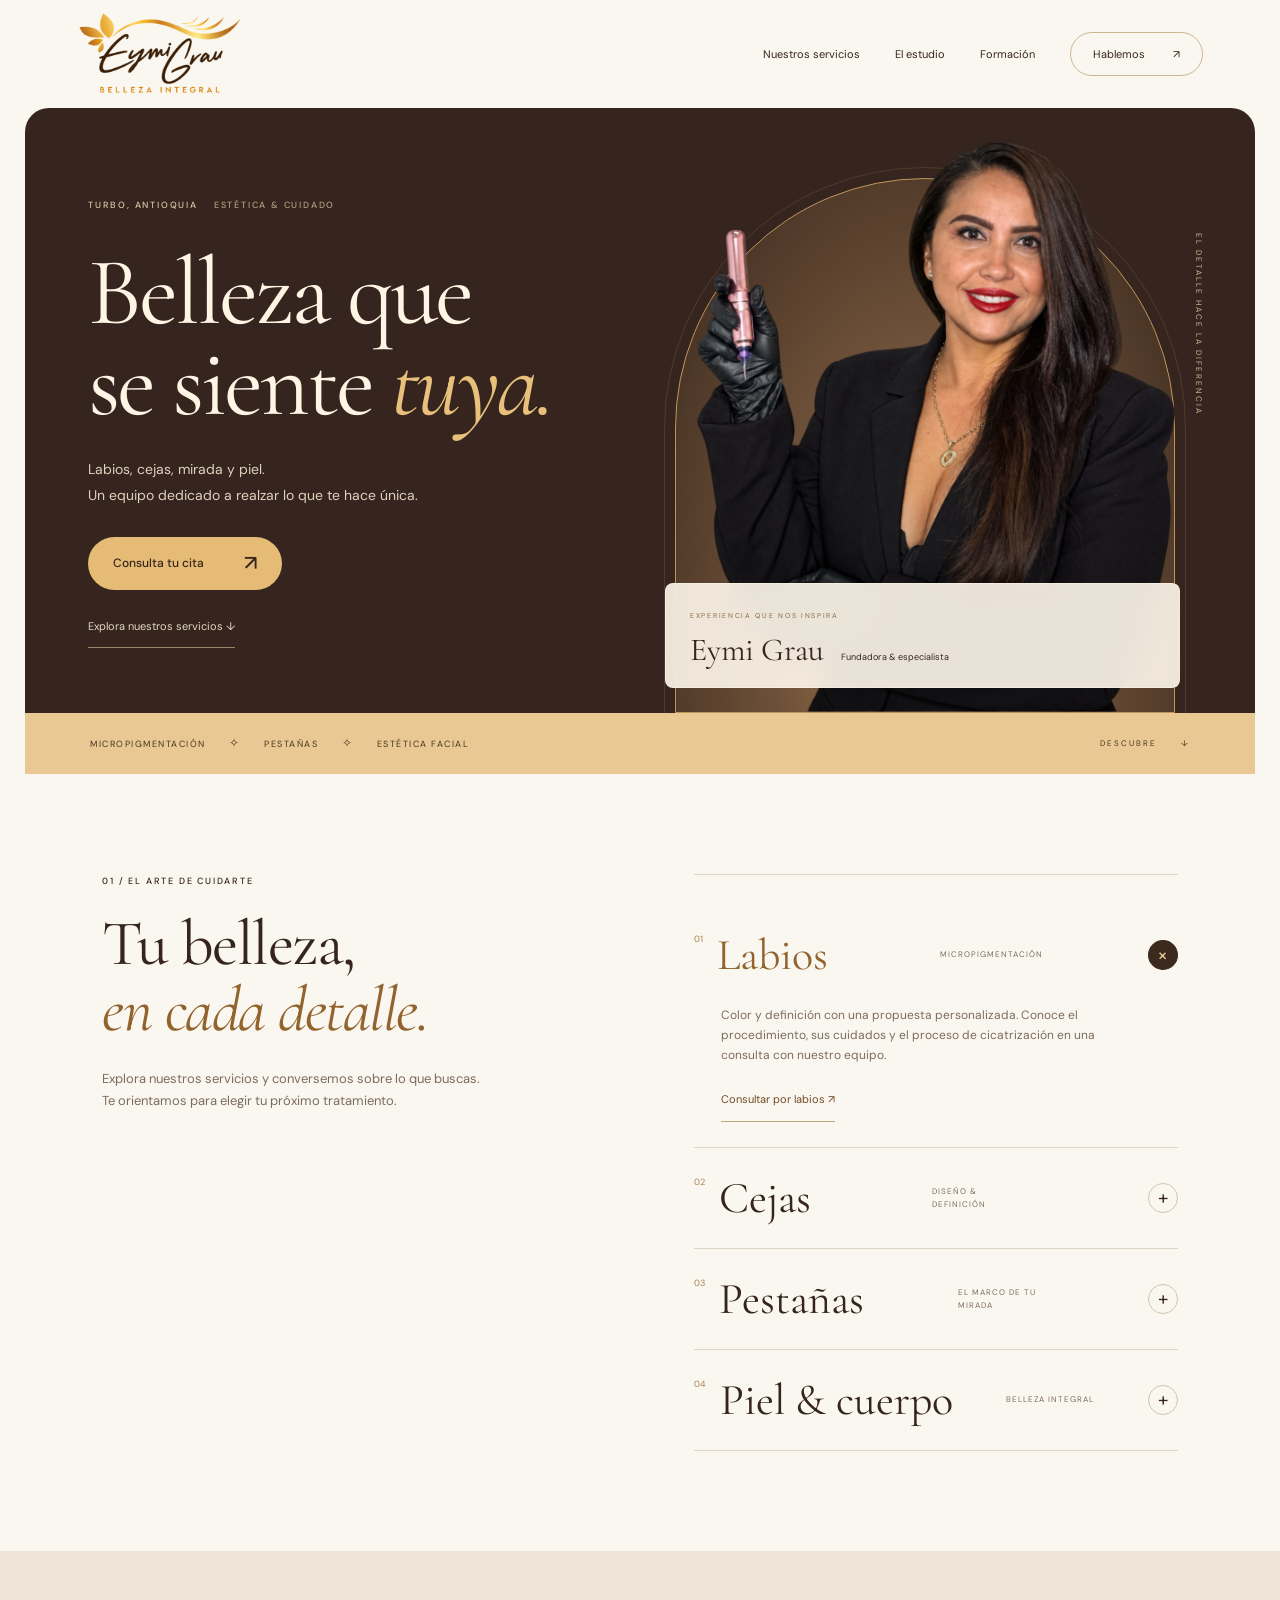
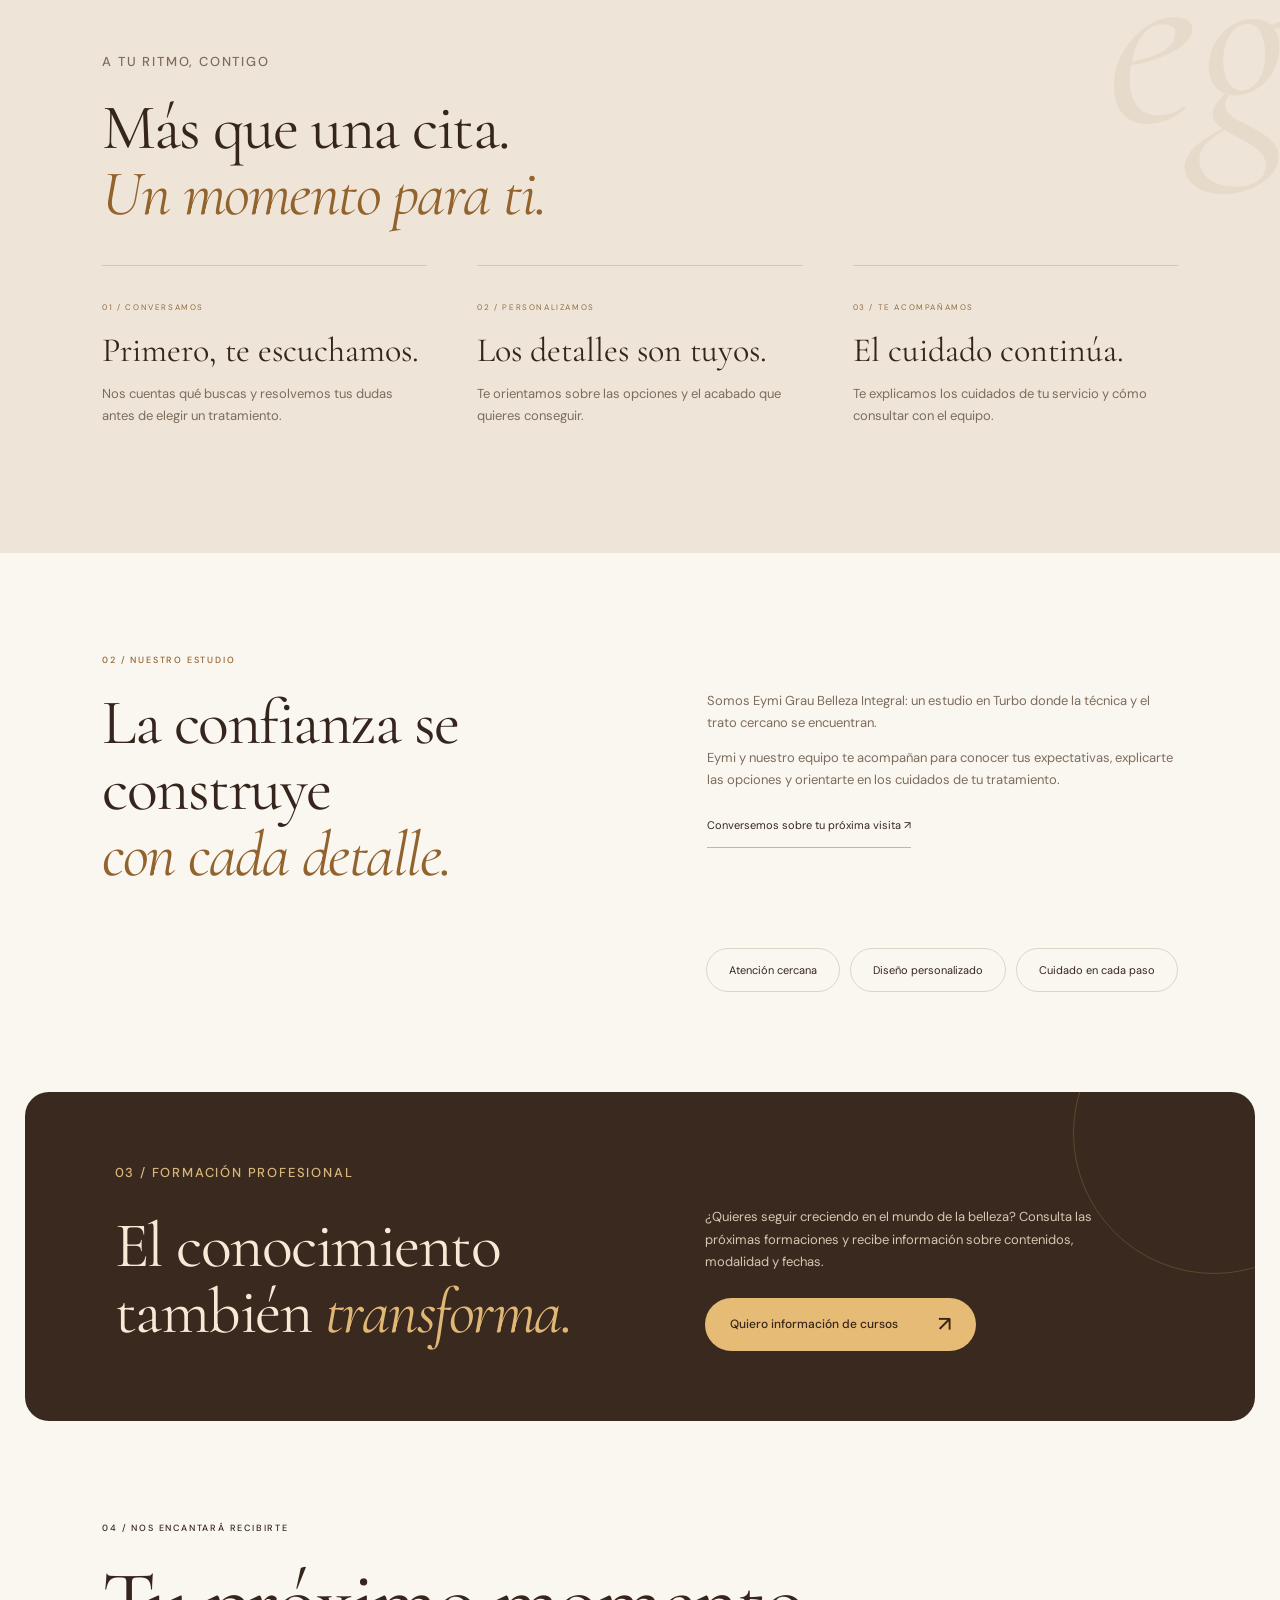
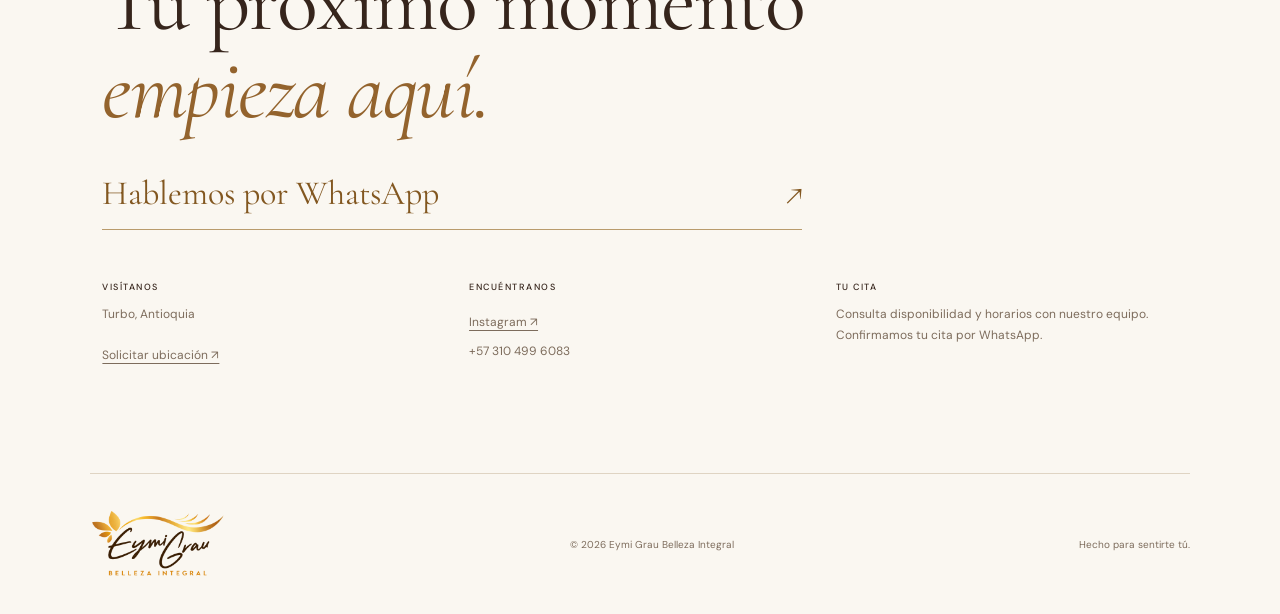
<file: index.html>
<!doctype html>
<html lang="es">
<head>
<meta charset="utf-8"><meta name="viewport" content="width=device-width,initial-scale=1">
<meta name="theme-color" content="#fbfaf7">
<title>Eymi Grau Belleza Integral · Turbo</title>
<meta name="description" content="Conoce nuestros servicios de micropigmentación de labios y cejas, pestañas y belleza integral en Turbo, Antioquia. Consulta tu cita por WhatsApp.">
<link rel="stylesheet" href="styles.css">
</head>
<body>
<header class="header"><a class="brand" href="#inicio" aria-label="Eymi Grau Belleza Integral, inicio"><img src="assets/logo-eymi-hd.png" alt="Eymi Grau Belleza Integral" width="210" height="109"></a><button class="menu-toggle" aria-expanded="false" aria-controls="navigation">Menú <span>☰</span></button><nav id="navigation" aria-label="Navegación principal"><a href="#servicios">Nuestros servicios</a><a href="#estudio">El estudio</a><a href="#formacion">Formación</a><a class="nav-appointment" data-wa="una cita" href="https://wa.me/573104996083">Hablemos <span>↗</span></a></nav></header>
<main>
<section class="hero" id="inicio" aria-labelledby="hero-title">
<div class="hero-copy"><p class="eyebrow">TURBO, ANTIOQUIA <span>ESTÉTICA & CUIDADO</span></p><h1 id="hero-title">Belleza que<br>se siente <em>tuya.</em></h1><p class="intro">Labios, cejas, mirada y piel.<br>Un equipo dedicado a realzar lo que te hace única.</p><a class="button" data-wa="una valoración" href="https://wa.me/573104996083">Consulta tu cita <span>↗</span></a><a class="text-link" href="#servicios">Explora nuestros servicios <span>↓</span></a></div>
<div class="portrait-stage"><span class="portrait-arch" aria-hidden="true"></span><span class="portrait-label">EL DETALLE HACE LA DIFERENCIA</span><img class="portrait" src="assets/eymi-recorte-v2.png" alt="Eymi Grau, fundadora del estudio, vestida de negro y sosteniendo una herramienta de micropigmentación" fetchpriority="high"><div class="portrait-caption"><span>EXPERIENCIA QUE NOS INSPIRA</span><p>Eymi Grau <i>Fundadora & especialista</i></p></div></div>
<div class="hero-bottom"><span>MICROPIGMENTACIÓN <b>✧</b> PESTAÑAS <b>✧</b> ESTÉTICA FACIAL</span><a href="#servicios" aria-label="Descubrir servicios">DESCUBRE <span>↓</span></a></div>
</section>
<section class="services section" id="servicios"><div class="section-heading"><p class="eyebrow">01 / EL ARTE DE CUIDARTE</p><h2>Tu belleza,<br><em>en cada detalle.</em></h2><p>Explora nuestros servicios y conversemos sobre lo que buscas. Te orientamos para elegir tu próximo tratamiento.</p></div><div class="service-list">
<details open><summary><span class="number">01</span><span>Labios</span><small>MICROPIGMENTACIÓN</small><span class="plus">+</span></summary><div class="service-body"><p>Color y definición con una propuesta personalizada. Conoce el procedimiento, sus cuidados y el proceso de cicatrización en una consulta con nuestro equipo.</p><a data-wa="micropigmentación de labios" href="https://wa.me/573104996083">Consultar por labios ↗</a></div></details>
<details><summary><span class="number">02</span><span>Cejas</span><small>DISEÑO & DEFINICIÓN</small><span class="plus">+</span></summary><div class="service-body"><p>Micropigmentación, henna y diseño de cejas. Consulta las opciones disponibles y encuentra junto al equipo la que acompaña tus facciones.</p><a data-wa="los servicios de cejas" href="https://wa.me/573104996083">Consultar por cejas ↗</a></div></details>
<details><summary><span class="number">03</span><span>Pestañas</span><small>EL MARCO DE TU MIRADA</small><span class="plus">+</span></summary><div class="service-body"><p>Desde efectos naturales e híbridos hasta volumen ruso. Cuéntanos qué acabado buscas y consulta por aplicación, mantenimiento o retiro.</p><a data-wa="extensiones de pestañas" href="https://wa.me/573104996083">Consultar por pestañas ↗</a></div></details>
<details><summary><span class="number">04</span><span>Piel & cuerpo</span><small>BELLEZA INTEGRAL</small><span class="plus">+</span></summary><div class="service-body"><p>Un momento dedicado a tu cuidado. Escríbenos para conocer los servicios faciales y corporales disponibles y recibir orientación personalizada.</p><a data-wa="los servicios faciales y corporales" href="https://wa.me/573104996083">Conocer opciones ↗</a></div></details>
</div></section>
<section class="ritual section"><p class="eyebrow">A TU RITMO, CONTIGO</p><h2>Más que una cita.<br><em>Un momento para ti.</em></h2><div class="ritual-steps"><article><span>01 / CONVERSAMOS</span><h3>Primero, te escuchamos.</h3><p>Nos cuentas qué buscas y resolvemos tus dudas antes de elegir un tratamiento.</p></article><article><span>02 / PERSONALIZAMOS</span><h3>Los detalles son tuyos.</h3><p>Te orientamos sobre las opciones y el acabado que quieres conseguir.</p></article><article><span>03 / TE ACOMPAÑAMOS</span><h3>El cuidado continúa.</h3><p>Te explicamos los cuidados de tu servicio y cómo consultar con el equipo.</p></article></div></section><section class="studio section" id="estudio"><p class="eyebrow">02 / NUESTRO ESTUDIO</p><div class="studio-content"><h2>La confianza se construye<br><em>con cada detalle.</em></h2><div><p>Somos Eymi Grau Belleza Integral: un estudio en Turbo donde la técnica y el trato cercano se encuentran.</p><p>Eymi y nuestro equipo te acompañan para conocer tus expectativas, explicarte las opciones y orientarte en los cuidados de tu tratamiento.</p><a class="text-link" data-wa="una visita al estudio" href="https://wa.me/573104996083">Conversemos sobre tu próxima visita ↗</a></div></div><div class="studio-values"><span>Atención cercana</span><span>Diseño personalizado</span><span>Cuidado en cada paso</span></div></section>
<section class="formation section" id="formacion"><p class="eyebrow">03 / FORMACIÓN PROFESIONAL</p><div><h2>El conocimiento<br>también <em>transforma.</em></h2><div><p>¿Quieres seguir creciendo en el mundo de la belleza? Consulta las próximas formaciones y recibe información sobre contenidos, modalidad y fechas.</p><a class="button light" data-wa="los próximos cursos y formaciones" href="https://wa.me/573104996083">Quiero información de cursos <span>↗</span></a></div></div></section>
<section class="contact section" id="contacto"><p class="eyebrow">04 / NOS ENCANTARÁ RECIBIRTE</p><h2>Tu próximo momento<br><em>empieza aquí.</em></h2><a class="contact-link" data-wa="una cita" href="https://wa.me/573104996083">Hablemos por WhatsApp <span>↗</span></a><div class="contact-grid"><div><h3>VISÍTANOS</h3><p>Turbo, Antioquia</p><a data-wa="la ubicación exacta del estudio" href="https://wa.me/573104996083">Solicitar ubicación ↗</a></div><div><h3>ENCUÉNTRANOS</h3><a href="https://www.instagram.com/eymigraubellezaintegral/" target="_blank" rel="noopener noreferrer">Instagram ↗</a><p>+57 310 499 6083</p></div><div><h3>TU CITA</h3><p>Consulta disponibilidad y horarios con nuestro equipo. Confirmamos tu cita por WhatsApp.</p></div></div></section>
</main><a class="mobile-booking" data-wa="una cita" href="https://wa.me/573104996083"><span>Tu momento, a un mensaje</span><strong>Consultar cita ↗</strong></a><footer><a class="brand" href="#inicio"><img src="assets/logo-eymi-hd.png" alt="Eymi Grau Belleza Integral" width="210" height="109"></a><p>© 2026 Eymi Grau Belleza Integral</p><span>Hecho para sentirte tú.</span></footer><script src="app.js"></script>
</body></html>
</file>
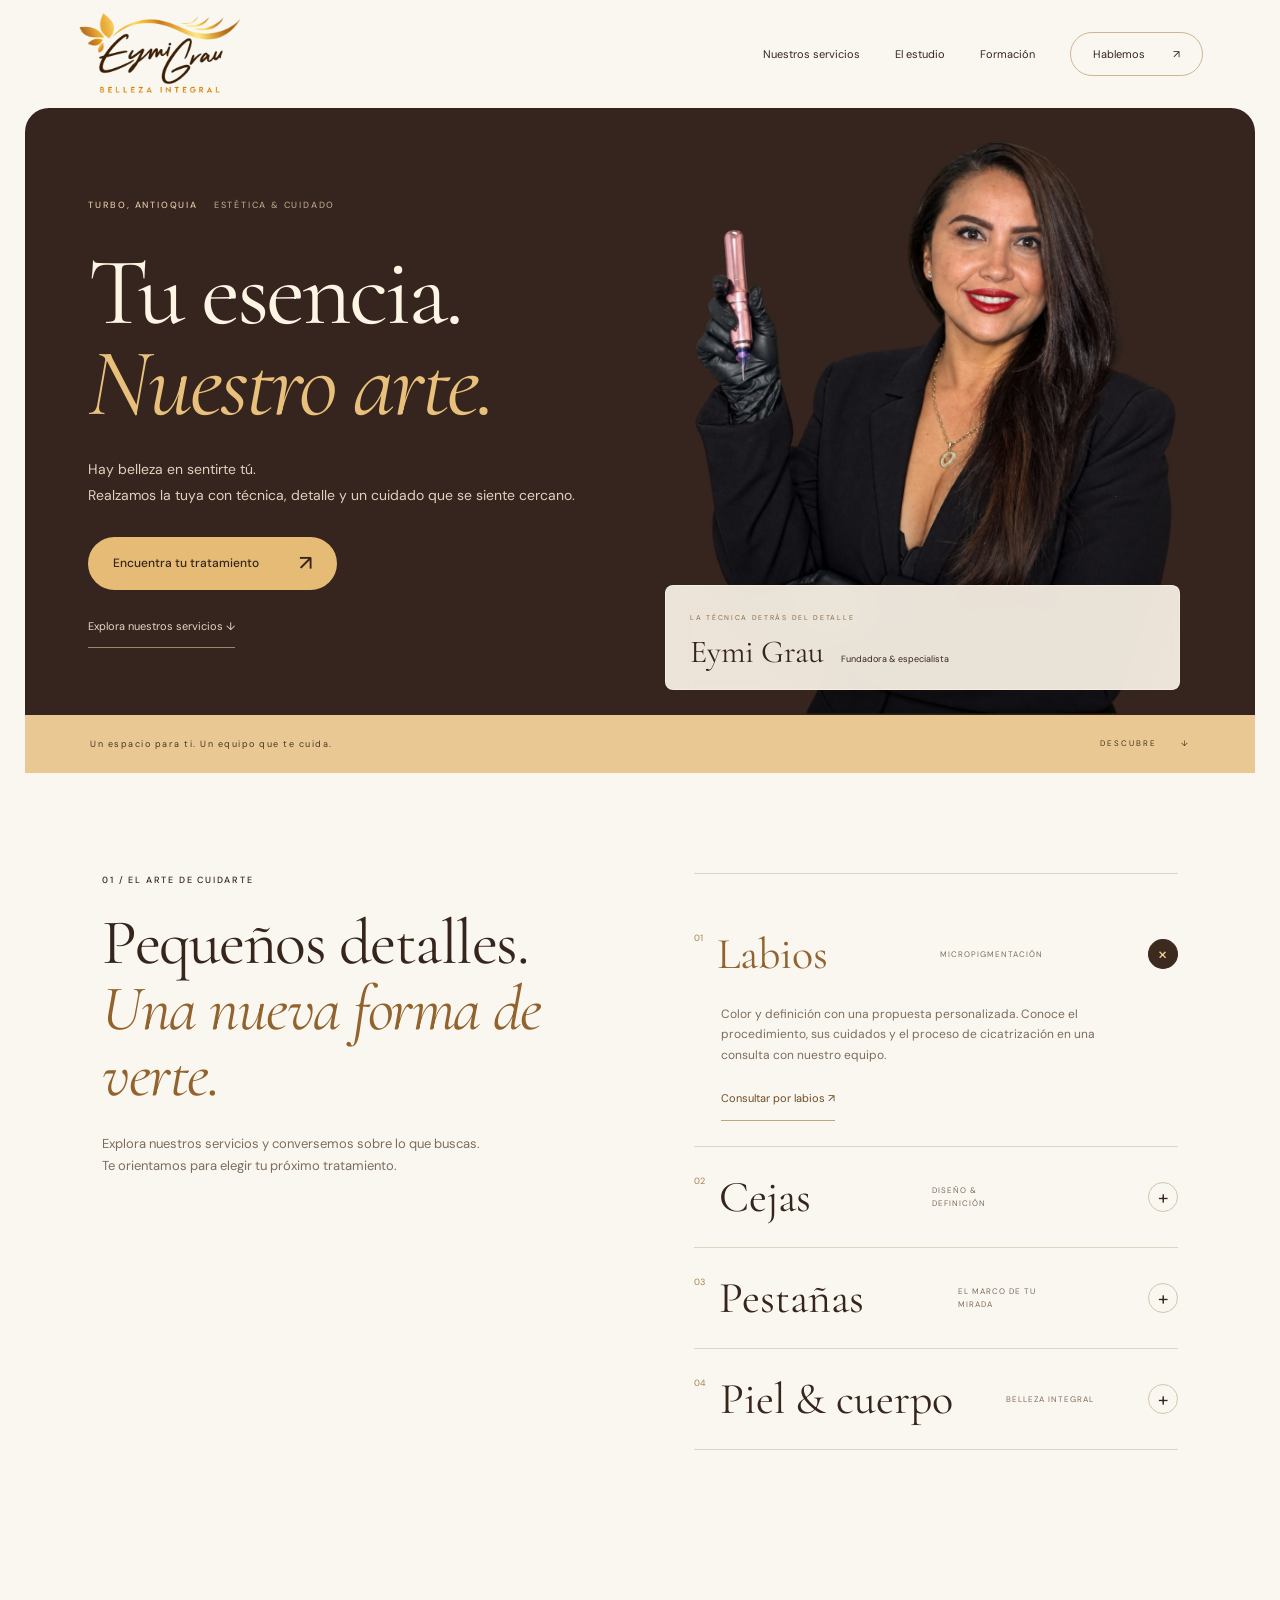
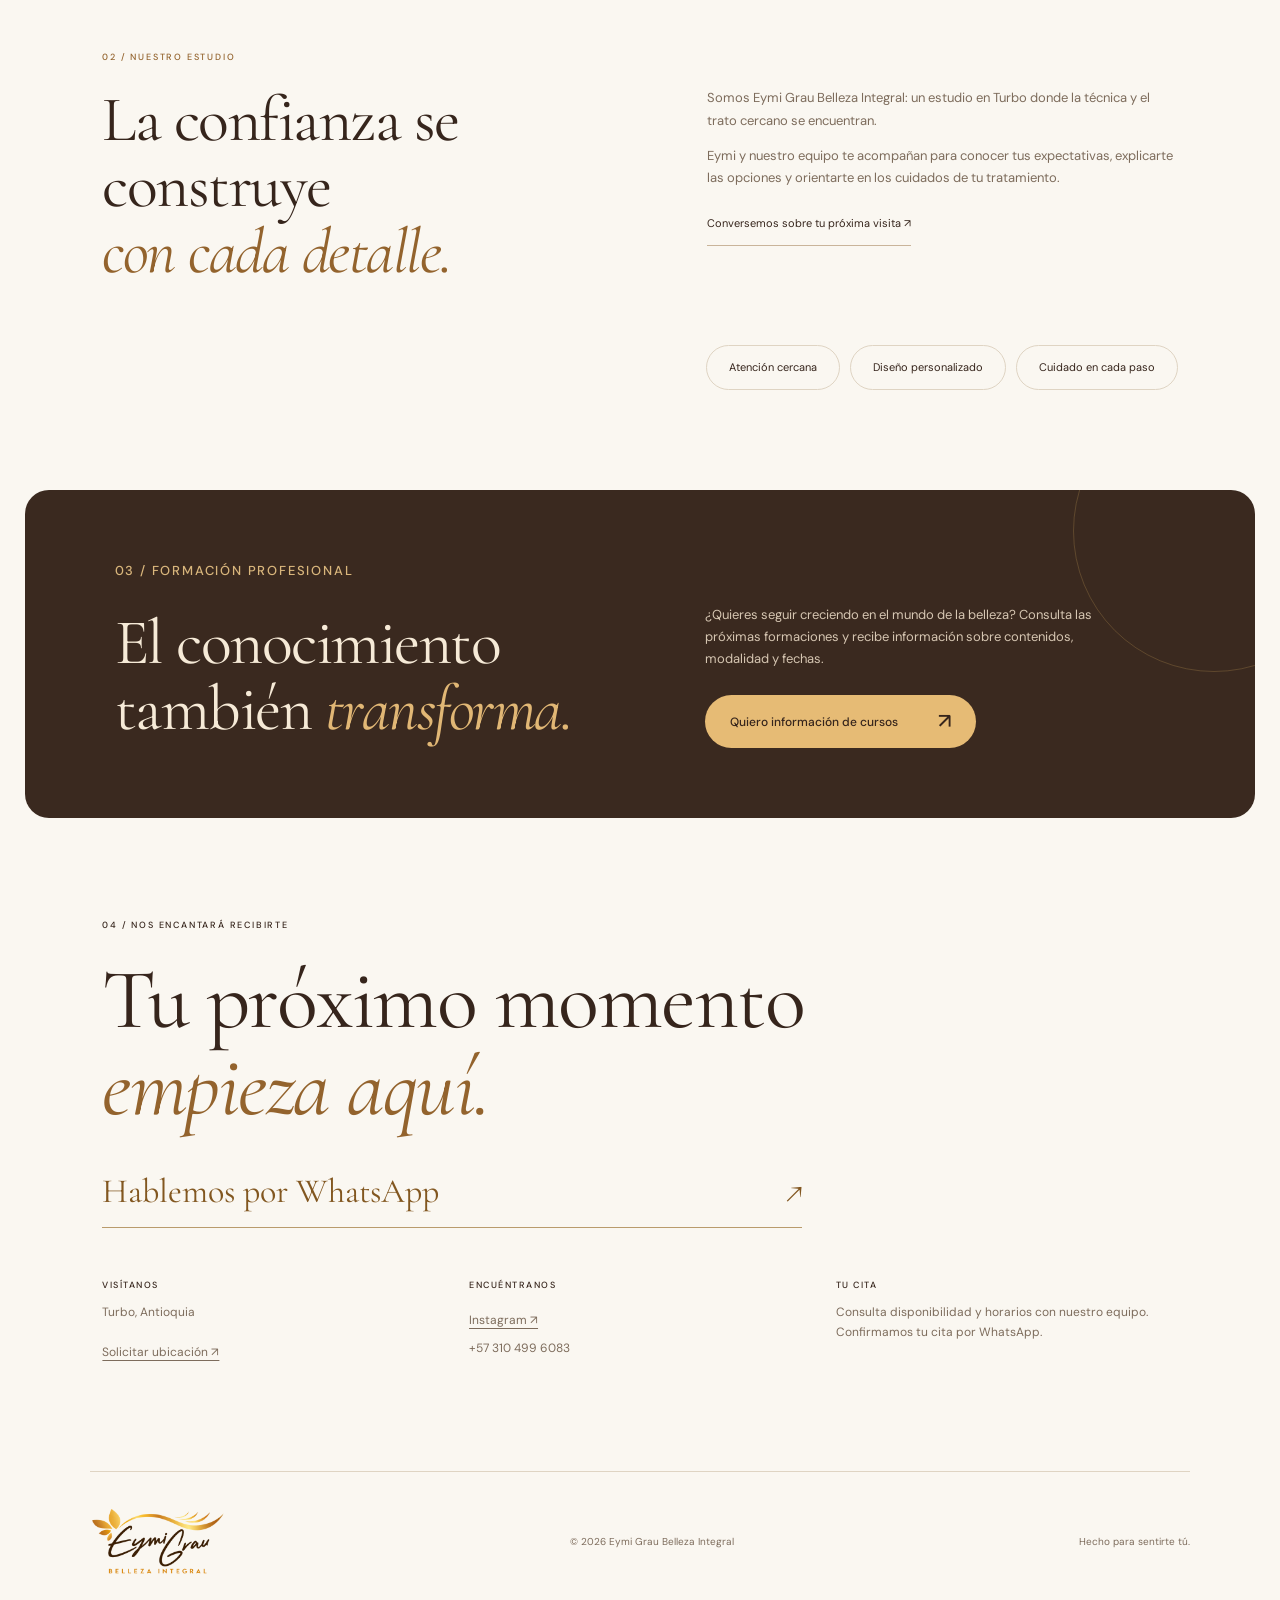
<file: index-v1.html>
<!doctype html>
<html lang="es">
<head>
<meta charset="utf-8"><meta name="viewport" content="width=device-width,initial-scale=1">
<meta name="theme-color" content="#fbfaf7">
<title>Eymi Grau Belleza Integral · Turbo</title>
<meta name="description" content="Conoce nuestros servicios de micropigmentación de labios y cejas, pestañas y belleza integral en Turbo, Antioquia. Consulta tu cita por WhatsApp.">
<link rel="stylesheet" href="styles.css">
</head>
<body>
<header class="header"><a class="brand" href="#inicio" aria-label="Eymi Grau Belleza Integral, inicio"><img src="assets/logo-eymi-hd.png" alt="Eymi Grau Belleza Integral" width="210" height="109"></a><button class="menu-toggle" aria-expanded="false" aria-controls="navigation">Menú <span>☰</span></button><nav id="navigation" aria-label="Navegación principal"><a href="#servicios">Nuestros servicios</a><a href="#estudio">El estudio</a><a href="#formacion">Formación</a><a class="nav-appointment" data-wa="una cita" href="https://wa.me/573104996083">Hablemos <span>↗</span></a></nav></header>
<main>
<section class="hero" id="inicio" aria-labelledby="hero-title">
<div class="hero-copy"><p class="eyebrow">TURBO, ANTIOQUIA <span>ESTÉTICA & CUIDADO</span></p><h1 id="hero-title">Tu esencia.<br> <em>Nuestro arte.</em></h1><p class="intro">Hay belleza en sentirte tú.<br>Realzamos la tuya con técnica, detalle y un cuidado que se siente cercano.</p><a class="button" data-wa="una valoración" href="https://wa.me/573104996083">Encuentra tu tratamiento <span>↗</span></a><a class="text-link" href="#servicios">Explora nuestros servicios <span>↓</span></a></div>
<div class="portrait-stage"><img class="portrait" src="assets/eymi-recorte-v2.png" alt="Eymi Grau, fundadora del estudio, vestida de negro y sosteniendo una herramienta de micropigmentación" fetchpriority="high"><div class="portrait-caption"><span>LA TÉCNICA DETRÁS DEL DETALLE</span><p>Eymi Grau <i>Fundadora & especialista</i></p></div></div>
<div class="hero-bottom"><span>Un espacio para ti. Un equipo que te cuida.</span><a href="#servicios" aria-label="Descubrir servicios">DESCUBRE <span>↓</span></a></div>
</section>
<section class="services section" id="servicios"><div class="section-heading"><p class="eyebrow">01 / EL ARTE DE CUIDARTE</p><h2>Pequeños detalles.<br><em>Una nueva forma de verte.</em></h2><p>Explora nuestros servicios y conversemos sobre lo que buscas. Te orientamos para elegir tu próximo tratamiento.</p></div><div class="service-list">
<details open><summary><span class="number">01</span><span>Labios</span><small>MICROPIGMENTACIÓN</small><span class="plus">+</span></summary><div class="service-body"><p>Color y definición con una propuesta personalizada. Conoce el procedimiento, sus cuidados y el proceso de cicatrización en una consulta con nuestro equipo.</p><a data-wa="micropigmentación de labios" href="https://wa.me/573104996083">Consultar por labios ↗</a></div></details>
<details><summary><span class="number">02</span><span>Cejas</span><small>DISEÑO & DEFINICIÓN</small><span class="plus">+</span></summary><div class="service-body"><p>Micropigmentación, henna y diseño de cejas. Consulta las opciones disponibles y encuentra junto al equipo la que acompaña tus facciones.</p><a data-wa="los servicios de cejas" href="https://wa.me/573104996083">Consultar por cejas ↗</a></div></details>
<details><summary><span class="number">03</span><span>Pestañas</span><small>EL MARCO DE TU MIRADA</small><span class="plus">+</span></summary><div class="service-body"><p>Desde efectos naturales e híbridos hasta volumen ruso. Cuéntanos qué acabado buscas y consulta por aplicación, mantenimiento o retiro.</p><a data-wa="extensiones de pestañas" href="https://wa.me/573104996083">Consultar por pestañas ↗</a></div></details>
<details><summary><span class="number">04</span><span>Piel & cuerpo</span><small>BELLEZA INTEGRAL</small><span class="plus">+</span></summary><div class="service-body"><p>Un momento dedicado a tu cuidado. Escríbenos para conocer los servicios faciales y corporales disponibles y recibir orientación personalizada.</p><a data-wa="los servicios faciales y corporales" href="https://wa.me/573104996083">Conocer opciones ↗</a></div></details>
</div></section>
<section class="studio section" id="estudio"><p class="eyebrow">02 / NUESTRO ESTUDIO</p><div class="studio-content"><h2>La confianza se construye<br><em>con cada detalle.</em></h2><div><p>Somos Eymi Grau Belleza Integral: un estudio en Turbo donde la técnica y el trato cercano se encuentran.</p><p>Eymi y nuestro equipo te acompañan para conocer tus expectativas, explicarte las opciones y orientarte en los cuidados de tu tratamiento.</p><a class="text-link" data-wa="una visita al estudio" href="https://wa.me/573104996083">Conversemos sobre tu próxima visita ↗</a></div></div><div class="studio-values"><span>Atención cercana</span><span>Diseño personalizado</span><span>Cuidado en cada paso</span></div></section>
<section class="formation section" id="formacion"><p class="eyebrow">03 / FORMACIÓN PROFESIONAL</p><div><h2>El conocimiento<br>también <em>transforma.</em></h2><div><p>¿Quieres seguir creciendo en el mundo de la belleza? Consulta las próximas formaciones y recibe información sobre contenidos, modalidad y fechas.</p><a class="button light" data-wa="los próximos cursos y formaciones" href="https://wa.me/573104996083">Quiero información de cursos <span>↗</span></a></div></div></section>
<section class="contact section" id="contacto"><p class="eyebrow">04 / NOS ENCANTARÁ RECIBIRTE</p><h2>Tu próximo momento<br><em>empieza aquí.</em></h2><a class="contact-link" data-wa="una cita" href="https://wa.me/573104996083">Hablemos por WhatsApp <span>↗</span></a><div class="contact-grid"><div><h3>VISÍTANOS</h3><p>Turbo, Antioquia</p><a data-wa="la ubicación exacta del estudio" href="https://wa.me/573104996083">Solicitar ubicación ↗</a></div><div><h3>ENCUÉNTRANOS</h3><a href="https://www.instagram.com/eymigraubellezaintegral/" target="_blank" rel="noopener noreferrer">Instagram ↗</a><p>+57 310 499 6083</p></div><div><h3>TU CITA</h3><p>Consulta disponibilidad y horarios con nuestro equipo. Confirmamos tu cita por WhatsApp.</p></div></div></section>
</main><footer><a class="brand" href="#inicio"><img src="assets/logo-eymi-hd.png" alt="Eymi Grau Belleza Integral" width="210" height="109"></a><p>© 2026 Eymi Grau Belleza Integral</p><span>Hecho para sentirte tú.</span></footer><script src="app.js"></script>
</body></html>
</file>
<file: styles.css>
@import url('https://fonts.googleapis.com/css2?family=Cormorant+Garamond:ital,wght@0,400;0,500;0,600;1,400;1,500&family=DM+Sans:wght@400;500;600&display=swap');
:root{--paper:#faf7f1;--ink:#36251c;--muted:#7d6c5c;--gold:#d9ae62;--line:#dfd4c3;--serif:'Cormorant Garamond',Georgia,serif;--sans:'DM Sans',Arial,sans-serif}*{box-sizing:border-box}html{scroll-behavior:smooth;scroll-padding-top:95px}body{margin:0;background:var(--paper);color:var(--ink);font:14px/1.7 var(--sans);padding-bottom:75px}a{color:inherit;text-decoration:none}button{font:inherit}a,button,summary{-webkit-tap-highlight-color:transparent}a:focus-visible,button:focus-visible,summary:focus-visible{outline:2px solid #ae7728;outline-offset:5px}::selection{background:#e9d5b2}.header{height:84px;padding:10px 6%;display:flex;align-items:center;justify-content:space-between;background:var(--paper);position:relative;z-index:5}.brand{display:block;line-height:0}.brand img{width:132px;height:auto}.menu-toggle{display:flex;align-items:center;gap:14px;background:transparent;border:1px solid var(--line);border-radius:30px;padding:10px 17px;font-size:11px;color:var(--ink);min-height:44px}.menu-toggle span{font-size:15px}.header nav{display:none;position:absolute;top:84px;left:0;right:0;background:var(--paper);padding:24px 6%;box-shadow:0 12px 20px #36251c0d}.header nav.open{display:flex;flex-direction:column;gap:10px}.header nav a{padding:10px 0;font-size:12px}.hero{margin:0 12px;position:relative;background:#35251e;color:#fff5e5;border-radius:18px 18px 0 0;overflow:hidden}.hero-copy{position:relative;z-index:2;padding:35px 24px 0}.eyebrow{font-size:9px;letter-spacing:1.8px;font-weight:500;line-height:1.7;margin:0 0 22px}.hero .eyebrow{color:#dfc6a5;display:flex;flex-wrap:wrap;gap:5px 16px;font-size:8px}.hero .eyebrow span{opacity:.75}h1,h2,h3,p{margin-top:0}h1{font:400 clamp(60px,15vw,88px)/.94 var(--serif);letter-spacing:-2.4px;margin-bottom:22px}h1 em{color:#e8bf7b;font-weight:400}h2{font:400 clamp(42px,10.8vw,60px)/1.03 var(--serif);letter-spacing:-1.5px;margin-bottom:25px}h2 em{font-weight:400;color:#93632d}.intro{font-size:12px;line-height:1.85;color:#e0d1bf;margin-bottom:24px}.button{display:inline-flex;align-items:center;justify-content:space-between;gap:28px;min-height:48px;padding:13px 20px;border-radius:50px;background:#e6bb75;color:#36251c;font-size:11px;font-weight:500;transition:background .2s}.button:hover{background:#f3d19a}.button span{font-size:21px;line-height:1}.text-link{display:block;width:fit-content;font-size:11px;padding:12px 0;border-bottom:1px solid #c9b49a;margin-top:8px}.hero-copy .text-link{display:inline-block;margin-left:16px;border-color:#9c846a;color:#e6d7c3;font-size:9px}.portrait-stage{height:405px;position:relative;margin:18px 15px 0;isolation:isolate}.portrait-arch{position:absolute;inset:32px 22px 0;border:1px solid #bf955a;border-radius:200px 200px 0 0;background:radial-gradient(ellipse at 50% 80%,#aa8252 0%,#6d5038 45%,#4a3526 80%);z-index:-1}.portrait-arch:after{content:'';position:absolute;inset:-12px;border:1px solid #c19a5d30;border-radius:inherit}.portrait{position:absolute;width:100%;height:100%;bottom:0;object-fit:contain;object-position:bottom}.portrait-label{position:absolute;right:0;top:62px;writing-mode:vertical-rl;font-size:7px;letter-spacing:2px;color:#cbb494}.portrait-caption{position:absolute;bottom:16px;left:12px;right:12px;padding:14px 18px;background:#fcf5e9eb;backdrop-filter:blur(12px);border:1px solid #fff7ea80;border-radius:8px;color:var(--ink)}.portrait-caption>span{font-size:7px;letter-spacing:1.7px;color:#876b47}.portrait-caption p{font:27px/1.2 var(--serif);margin:5px 0 0}.portrait-caption i{font:9px var(--sans);margin-left:10px}.hero-bottom{background:#e9c893;color:#483420;padding:17px 20px;text-align:center;position:relative}.hero-bottom>span{font-size:7px;letter-spacing:1.5px}.hero-bottom b{margin:0 10px;font-size:12px;font-weight:400}.hero-bottom>a{display:none}.section{padding:65px 7%}.section-heading>p:last-child{font-size:12px;max-width:380px;color:var(--muted)}.service-list{margin-top:30px;border-top:1px solid var(--line)}details{border-bottom:1px solid var(--line);position:relative}summary{cursor:pointer;list-style:none;min-height:86px;display:flex;align-items:center;gap:14px;font:36px var(--serif);padding:18px 0}summary::-webkit-details-marker{display:none}.number{font:9px var(--sans);color:#a5824e;align-self:flex-start;padding-top:10px}summary small{font:7px/1.6 var(--sans);letter-spacing:1px;margin-left:auto;max-width:95px;color:var(--muted)}.plus{display:grid;place-items:center;border:1px solid #d3c4ae;width:30px;height:30px;flex:none;border-radius:50%;font:19px var(--sans);margin-left:auto}details[open] .plus{background:#3c2a1e;color:#eacb96;border-color:#3c2a1e;transform:rotate(45deg)}details[open] summary{color:#93632d}.service-body{padding:0 0 25px 27px;max-width:430px}.service-body p{font-size:12px;color:var(--muted)}.service-body a{display:inline-flex;align-items:center;min-height:44px;font-size:11px;color:#704b24;border-bottom:1px solid #c0a47c}.ritual{background:#eee5d8;position:relative;overflow:hidden}.ritual:after{content:'eg';position:absolute;right:-15px;top:-70px;font:italic 260px var(--serif);color:#ad8e6720;pointer-events:none}.ritual>h2,.ritual>.eyebrow{position:relative;z-index:1}.ritual-steps{margin-top:38px}.ritual-steps article{border-top:1px solid #d7c7b0;padding:23px 0 13px}.ritual-steps article>span{font-size:8px;letter-spacing:1.6px;color:#906d41}.ritual h3{font:30px var(--serif);margin:12px 0}.ritual p{max-width:340px;color:var(--muted);font-size:12px}.studio .eyebrow{color:#93632d}.studio-content p{font-size:13px;color:var(--muted)}.studio-values{display:flex;flex-wrap:wrap;gap:10px;margin-top:30px}.studio-values span{border:1px solid var(--line);border-radius:40px;padding:9px 15px;font-size:10px}.formation{background:#3a291f;color:#f6ead7;margin:0 12px;border-radius:18px;padding:45px 25px;position:relative;overflow:hidden}.formation:before{content:'';position:absolute;right:-100px;top:-100px;width:280px;height:280px;border:1px solid #ba925149;border-radius:50%;pointer-events:none}.formation .eyebrow{color:#d9b67c}.formation h2 em{color:#e1b775}.formation p{font-size:12px;color:#d6c6b2;max-width:400px}.formation .button{margin-top:12px}.contact{padding-top:70px}.contact h2{font-size:clamp(51px,12vw,75px)}.contact-link{display:flex;justify-content:space-between;align-items:center;font:26px var(--serif);padding:15px 0;border-bottom:1px solid #b99b6c;color:#825720;max-width:700px;gap:15px}.contact-grid{display:grid;grid-template-columns:1fr 1fr;gap:20px;margin-top:35px}.contact-grid>div:last-child{grid-column:1/-1;max-width:320px}.contact-grid h3{font-size:8px;letter-spacing:1.5px;font-weight:500}.contact-grid p,.contact-grid a{font-size:11px;color:var(--muted)}.contact-grid a{display:inline-block;padding:8px 0;text-decoration:underline;text-underline-offset:4px}footer{border-top:1px solid var(--line);margin:0 7%;padding:25px 0;display:flex;align-items:center;justify-content:space-between;gap:20px}footer .brand img{width:105px}footer p{font-size:8px;max-width:140px;margin:0;color:var(--muted)}footer>span{display:none}.mobile-booking{position:fixed;bottom:0;left:0;right:0;z-index:10;background:#fbf7efed;backdrop-filter:blur(16px);border-top:1px solid #dacaaf;padding:12px 6% max(12px,env(safe-area-inset-bottom));display:flex;align-items:center;justify-content:space-between;gap:15px}.mobile-booking>span{font-size:10px;color:var(--muted)}.mobile-booking strong{font-size:11px;font-weight:500;background:#3c291e;color:#f7e2be;border-radius:30px;padding:12px 20px}
@media(min-width:650px){.hero-copy{padding:50px 8% 0}.portrait-stage{height:510px;max-width:500px;margin:20px auto 0}.portrait-caption{left:35px;right:35px}.hero-copy .text-link{font-size:11px}.hero-bottom>span{font-size:9px}.services{display:grid;grid-template-columns:1fr 1fr;gap:6%}.service-list{margin-top:0}.ritual-steps{display:grid;grid-template-columns:repeat(3,1fr);gap:25px}.studio-content{display:grid;grid-template-columns:1.1fr 1fr;gap:8%}}
@media(min-width:1000px){body{padding-bottom:0}.header{max-width:1560px;margin:auto;height:108px;padding:15px 6%}.brand img{width:165px}.menu-toggle{display:none}.header nav{position:static;display:flex;align-items:center;gap:35px;padding:0;box-shadow:none;background:none}.header nav a{font-size:11px}.nav-appointment{border:1px solid #cdb792;border-radius:40px;padding:12px 22px!important;display:flex;gap:28px}.hero{display:grid;grid-template-columns:1.05fr 1fr;margin:0 25px;border-radius:24px 24px 0 0;min-height:665px}.hero-copy{padding:90px 0 65px 10%}.hero .eyebrow{font-size:9px;margin-bottom:35px}h1{font-size:clamp(80px,7.5vw,118px);letter-spacing:-3px}.intro{font-size:14px;margin:28px 0}.button{font-size:12px;padding:16px 25px;gap:40px}.hero-copy .text-link{display:block;margin:15px 0 0;width:fit-content}.portrait-stage{height:auto;min-height:570px;width:100%;max-width:580px;margin:25px 0 0;align-self:stretch}.portrait-arch{inset:45px 60px 0 20px;border-radius:300px 300px 0 0}.portrait{height:100%;width:100%}.portrait-label{right:30px;top:100px;font-size:8px}.portrait-caption{left:10px;right:55px;bottom:25px;padding:18px 24px}.portrait-caption p{font-size:32px}.hero-bottom{grid-column:1/-1;display:flex;justify-content:space-between;align-items:center;padding:20px 5.3%}.hero-bottom>a{display:block;font-size:8px;letter-spacing:2px}.hero-bottom>a span{margin-left:20px}.hero-bottom>span{font-size:9px}.hero-bottom b{margin:0 20px}.section{padding:100px 8%;max-width:1560px;margin:auto}h2{font-size:64px}.services{gap:10%}.service-list{padding-top:30px}summary{font-size:44px;min-height:100px}summary small{font-size:8px}.section-heading>p:last-child{font-size:13px}.ritual{max-width:none;padding-left:max(8%,calc((100vw - 1310px)/2));padding-right:max(8%,calc((100vw - 1310px)/2))}.ritual-steps{gap:50px}.ritual h3{font-size:34px}.ritual-steps article{padding-top:28px}.ritual p{font-size:13px}.studio-values{margin-top:35px;justify-content:flex-end}.studio-values span{font-size:11px;padding:12px 22px}.formation{margin:0 25px;max-width:none;padding:70px 7%;border-radius:24px}.formation>div{display:grid;grid-template-columns:1.1fr 1fr;gap:8%;align-items:center}.formation h2{margin-bottom:0}.formation p{font-size:13px}.contact h2{font-size:85px}.contact-link{font-size:34px}.contact-grid{grid-template-columns:repeat(3,1fr);gap:50px;max-width:1050px;margin-top:50px}.contact-grid>div:last-child{grid-column:auto}.contact-grid h3{font-size:9px}.contact-grid p,.contact-grid a{font-size:12px}footer{padding:35px 0}footer .brand img{width:135px}footer p{font-size:10px;max-width:none}footer>span{display:block;font-size:10px;color:var(--muted)}.mobile-booking{display:none}}
@media(min-width:1600px){.hero{max-width:1510px;margin:auto}.formation{max-width:1510px;margin:auto}}
@media(max-width:359px){.hero-copy{padding-left:19px;padding-right:19px}.hero-copy .text-link{display:block;margin-left:0}.hero-bottom b{margin:0 5px}.hero-bottom>span{letter-spacing:1px}.portrait-caption i{display:block;margin:4px 0 0}.mobile-booking>span{font-size:9px}.mobile-booking strong{padding:12px 15px}summary small{max-width:75px;font-size:6px}}
@media(prefers-reduced-motion:reduce){html{scroll-behavior:auto}*,*::before,*::after{transition:none!important}}
</file>
